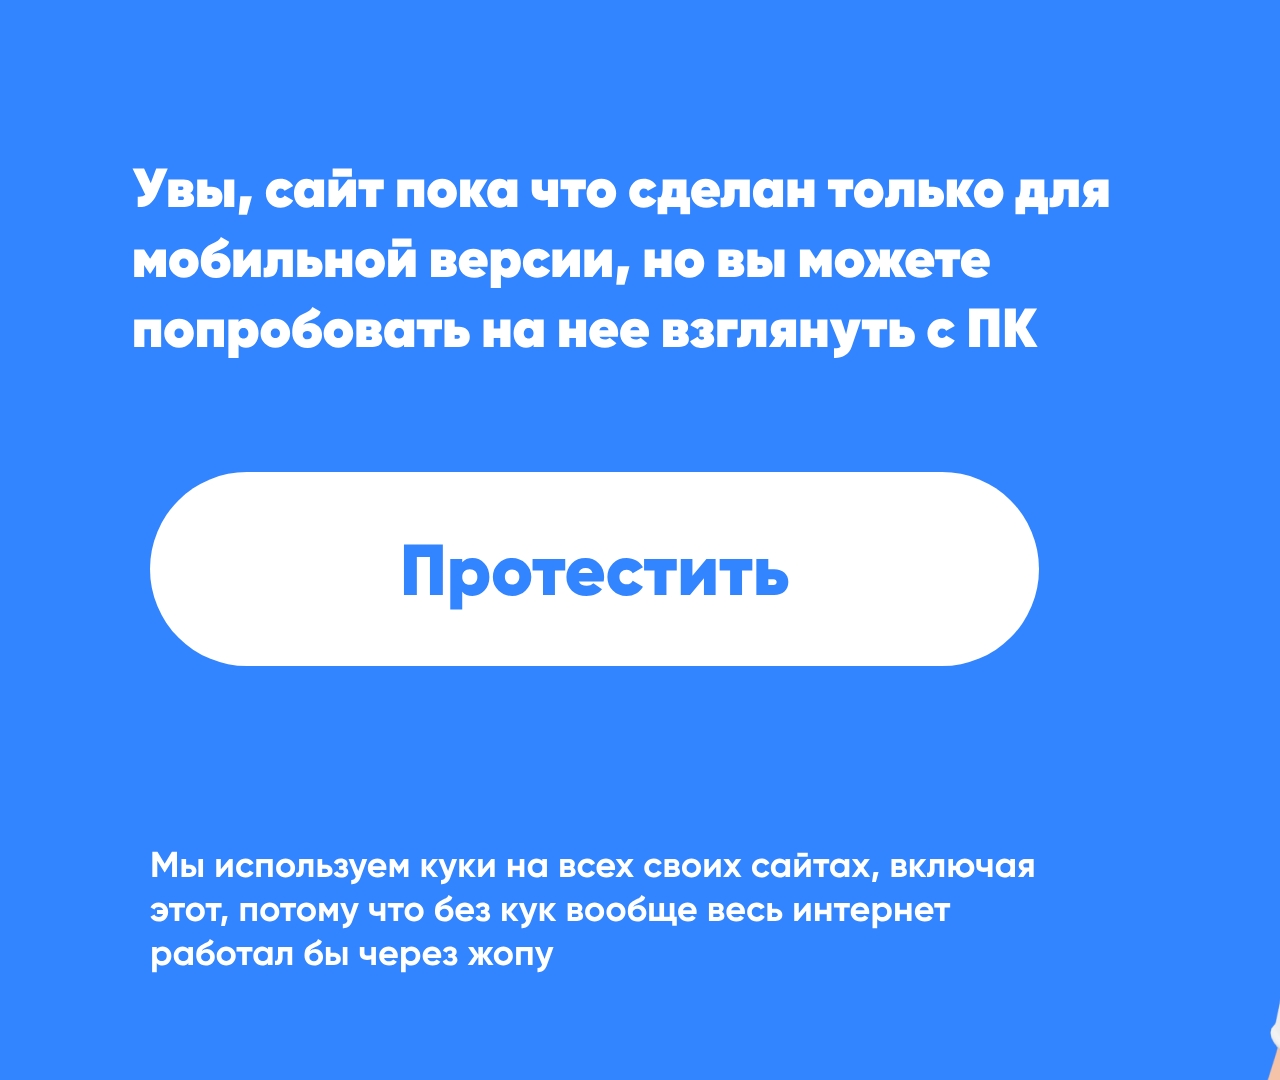
<file: index.html>
<html>
<head>
	<meta charset="utf-8">
	<title>Krimskiy Site</title>
	<meta name="viewport" content="width=device-width, initial-scale=1.0, maximum-scale=1.0, user-scalable=no" />
	<meta name="ad.size" content="width=375,height=812">
	<link type="text/css" href="bannerify.css" rel="stylesheet" />
</head>
<body>
	<a href="welcome/index.html">
	<div id="banner1_674057370">
		<div style="display: none;" id="b_1_banner1_674057370" class="js-bnfy">
			<img id="img_1_banner1_674057370" class="bnfy-enter" alt="Group 644" width="333" height="194" src="images/group-644_818752429.svg"/>
		</div>
	</div></a>
	
	<script src="bannerify.js"></script>

<script type="text/javascript">
if (480 <= screen.width) {
window.location = "pc/index.html";
}
</script>

	<noscript>
		<style>
			#banner1_674057370 div {
				display: block!important;
			}
		</style>
	</noscript>
</body>
</html>
</file>
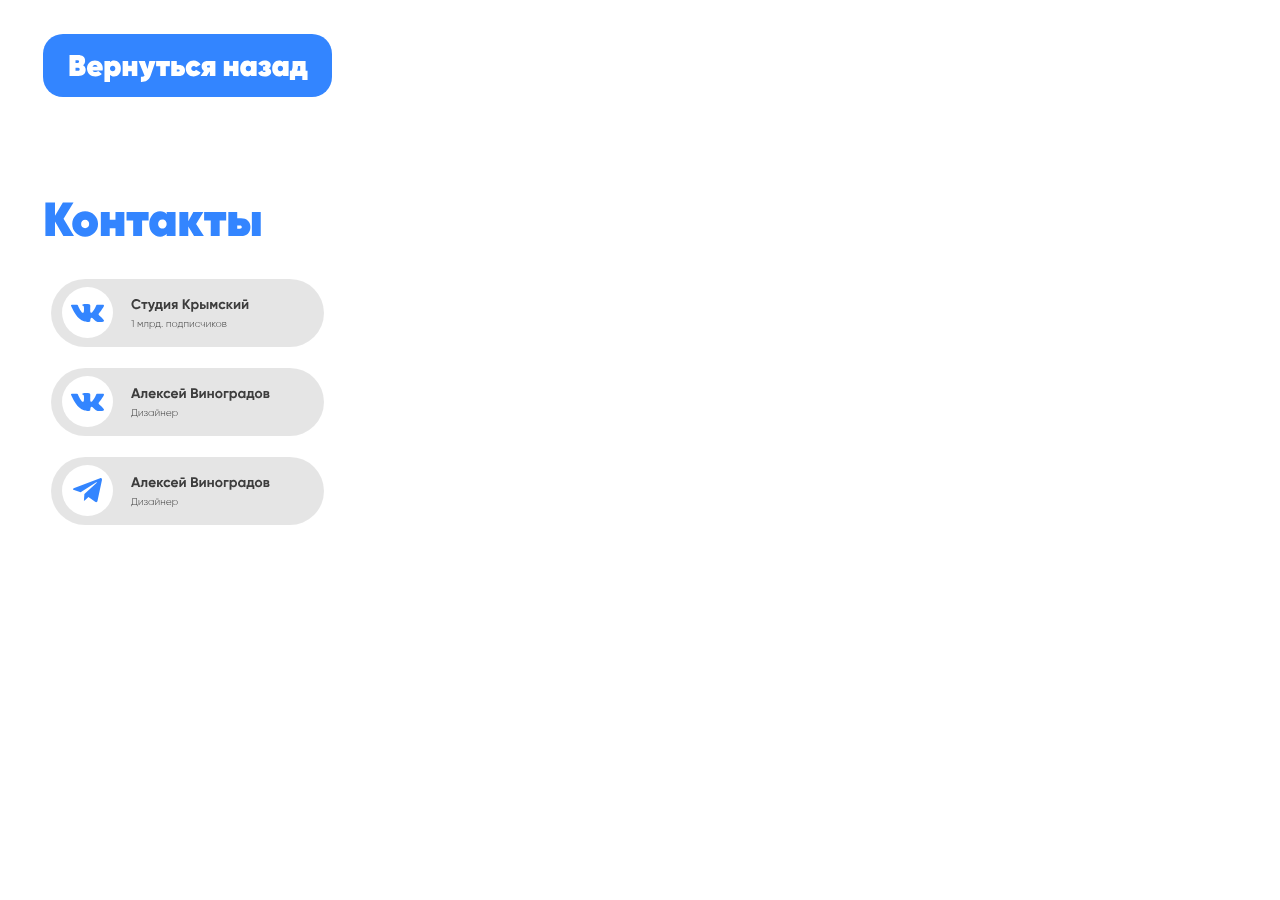
<file: contacts/index.html>
<html>
<head>
	<meta charset="utf-8">
	<title>Контакты</title>
	<meta name="viewport" content="width=device-width, initial-scale=1.0, maximum-scale=1.0, user-scalable=no" />
	<meta name="ad.size" content="width=375,height=812">
	<link type="text/css" href="bannerify.css" rel="stylesheet" />
</head>
<body>
	<div id="banner3_101302094">
		<a href="../menu/index.html">
		<div style="display: none;" id="b_1_banner3_101302094" class="js-bnfy">
			<img id="img_1_banner3_101302094" class="bnfy-enter" alt="Group 654" width="289" height="63" src="images/group-654_752041468.svg"/>
		</div></a>
		<div style="display: none;" id="b_2_banner3_101302094" class="js-bnfy">
			<img id="img_2_banner3_101302094" class="bnfy-enter" alt="Контакты" width="283" height="78" src="images/_259619242.svg"/>
		</div>
		<a href="https://vk.me/user_73">
		<div style="display: none;" id="b_3_banner3_101302094" class="js-bnfy">
			<img id="img_3_banner3_101302094" class="bnfy-enter" alt="Group 657" width="273" height="68" src="images/group-657_272276784.svg"/>
		</div></a>
		<a href="https://vk.me/art.krimskiy">
		<div style="display: none;" id="b_4_banner3_101302094" class="js-bnfy">
			<img id="img_4_banner3_101302094" class="bnfy-enter" alt="Group 658" width="273" height="68" src="images/group-658_765819997.svg"/>
		</div></a>
		<a href="https://t.me/soloman_py">
		<div style="display: none;" id="b_5_banner3_101302094" class="js-bnfy">
			<img id="img_5_banner3_101302094" class="bnfy-enter" alt="Group 659" width="273" height="68" src="images/group-659_341585037.svg"/>
		</div></a>
	</div>
	
	<script src="bannerify.js"></script>
	
	<noscript>
		<style>
			#banner3_101302094 div {
				display: block!important;
			}
		</style>
	</noscript>
</body>
</html>
</file>
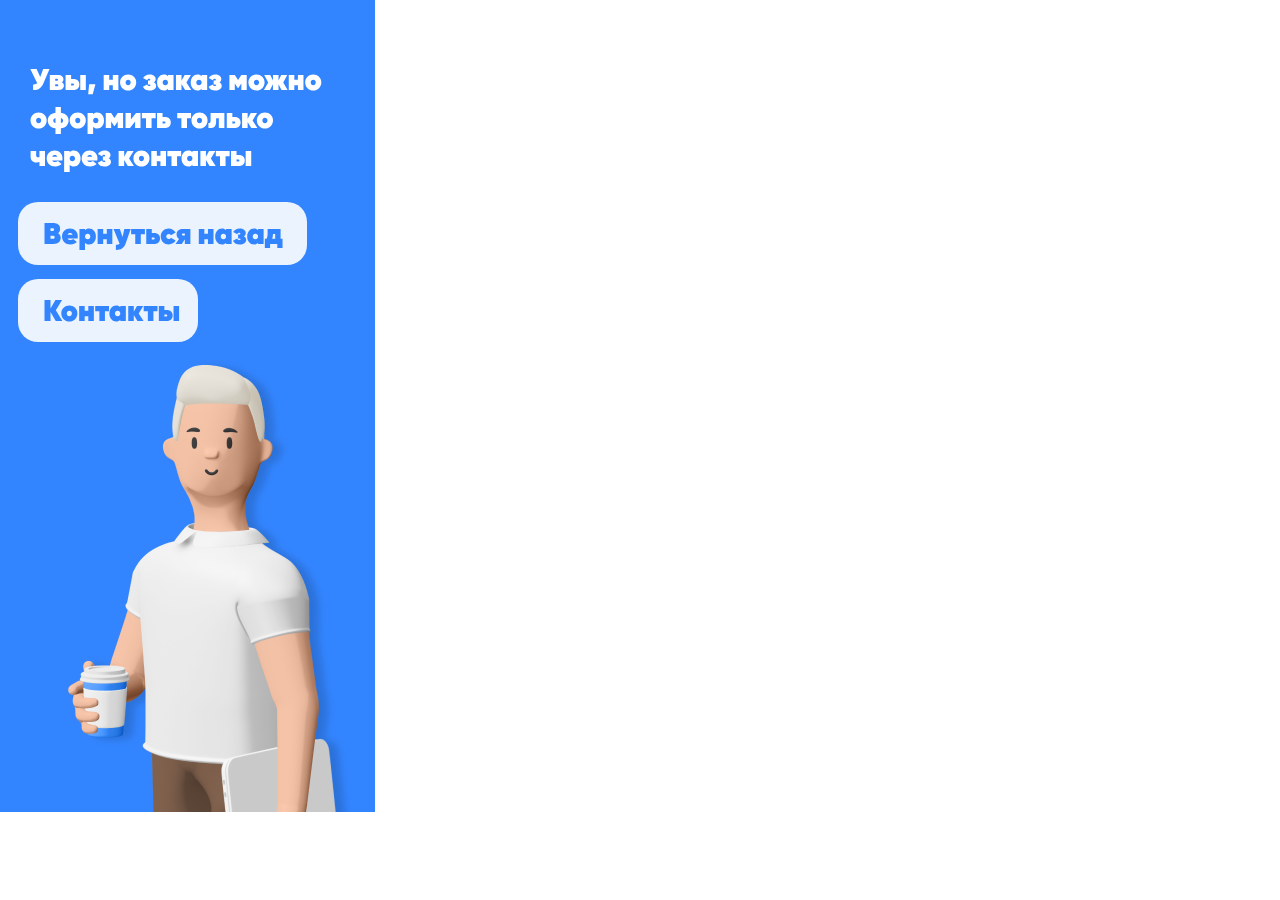
<file: errprice/index.html>
<html>
<head>
	<meta charset="utf-8">
	<title>Упс...</title>
	<meta name="viewport" content="width=device-width, initial-scale=1.0, maximum-scale=1.0, user-scalable=no" />
	<meta name="ad.size" content="width=375,height=812">
	<link type="text/css" href="bannerify.css" rel="stylesheet" />
</head>
<body>
	<div id="banner8_898384493">
		<div style="display: none;" id="b_1_banner8_898384493" class="js-bnfy">
			<img id="img_1_banner8_898384493" class="bnfy-enter" alt="Group 1" width="288" height="455" src="images/group-1_206679035.png"/>
		</div>
		<div style="display: none;" id="b_2_banner8_898384493" class="js-bnfy">
			<img id="img_2_banner8_898384493" class="bnfy-enter" alt="Увы, но заказ можно оформить только через контакты" width="298" height="114" src="images/_261186596.svg"/>
		</div>
		<a href="../menu/index.html">
		<div style="display: none;" id="b_3_banner8_898384493" class="js-bnfy">
			<img id="img_3_banner8_898384493" class="bnfy-enter" alt="Group 653" width="289" height="63" src="images/group-653_985652128.svg"/>
		</div></a>
		<a href="../contacts/index.html">
		<div style="display: none;" id="b_4_banner8_898384493" class="js-bnfy">
			<img id="img_4_banner8_898384493" class="bnfy-enter" alt="Group 654" width="180" height="63" src="images/group-654_681622609.svg"/>
		</div></a>
	</div>
	
	<script src="bannerify.js"></script>
	
	<noscript>
		<style>
			#banner8_898384493 div {
				display: block!important;
			}
		</style>
	</noscript>
</body>
</html>
</file>
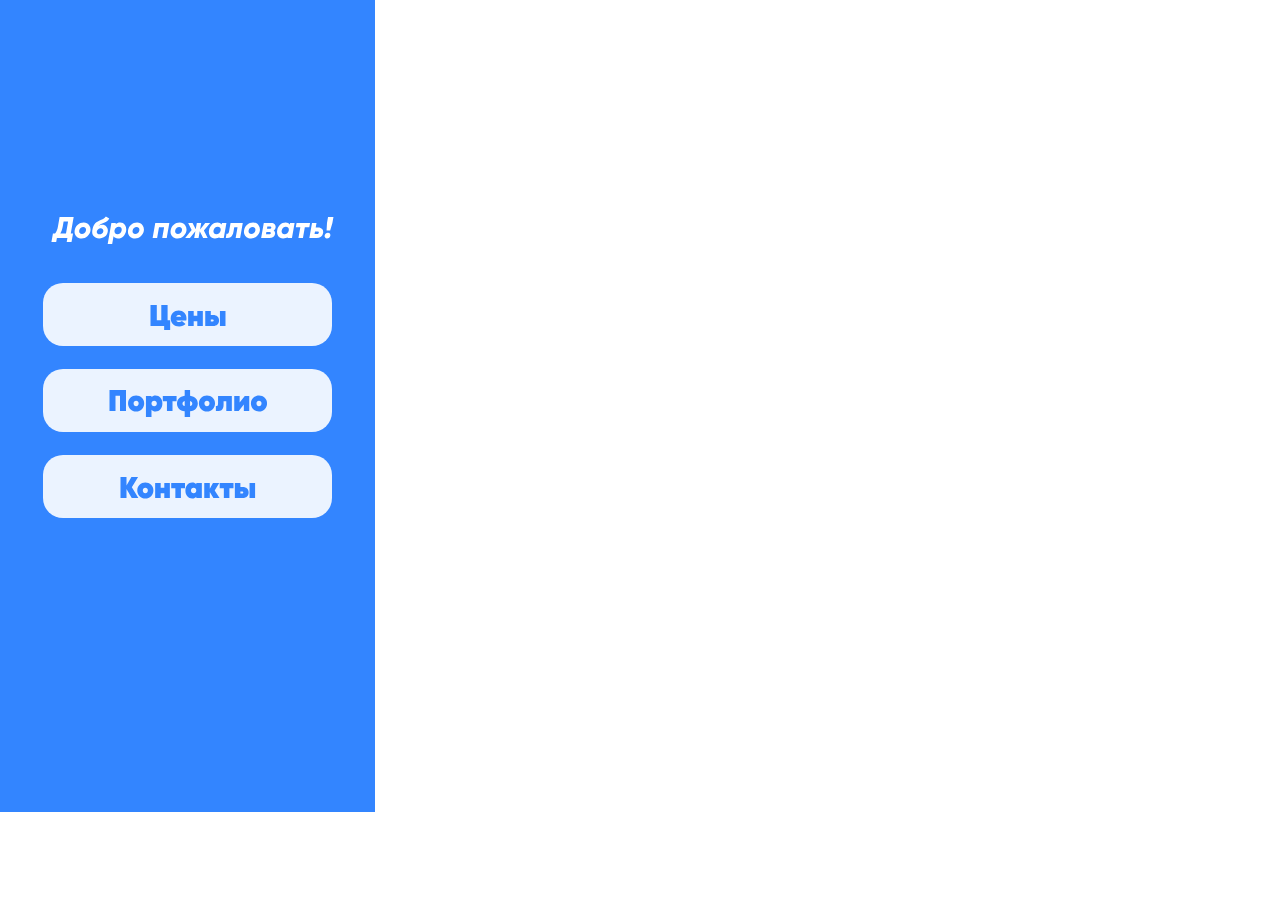
<file: menu/index.html>
<html>
<head>
	<meta charset="utf-8">
	<title>Krimskiy Site</title>
	<meta name="viewport" content="width=device-width, initial-scale=1.0, maximum-scale=1.0, user-scalable=no" />
	<meta name="ad.size" content="width=375,height=812">
	<link type="text/css" href="bannerify.css" rel="stylesheet" />
</head>
<body>
	<div id="banner5_920929657">
		<div style="display: none;" id="b_1_banner5_920929657" class="js-bnfy">
			<img id="img_1_banner5_920929657" class="bnfy-enter" alt="Добро пожаловать!" width="283" height="37" src="images/_326852140.svg"/>
		</div>
		<a href="../price/index.html">
		<div style="display: none;" id="b_2_banner5_920929657" class="js-bnfy">
			<img id="img_2_banner5_920929657" class="bnfy-enter" alt="Group 645" width="289" height="63" src="images/group-645_619763008.svg"/>
		</div>
		</a>
		<a href="../port/index.html">
		<div style="display: none;" id="b_3_banner5_920929657" class="js-bnfy">
			<img id="img_3_banner5_920929657" class="bnfy-enter" alt="Group 646" width="289" height="63" src="images/group-646_103804989.svg"/>
		</div>
		</a>
		<a href="../contacts/index.html">
		<div style="display: none;" id="b_4_banner5_920929657" class="js-bnfy">
			<img id="img_4_banner5_920929657" class="bnfy-enter" alt="Group 647" width="289" height="63" src="images/group-647_843543543.svg"/>
		</div></a>
	</div>
	
	<script src="bannerify.js"></script>
	
	<noscript>
		<style>
			#banner5_920929657 div {
				display: block!important;
			}
		</style>
	</noscript>
</body>
</html>
</file>
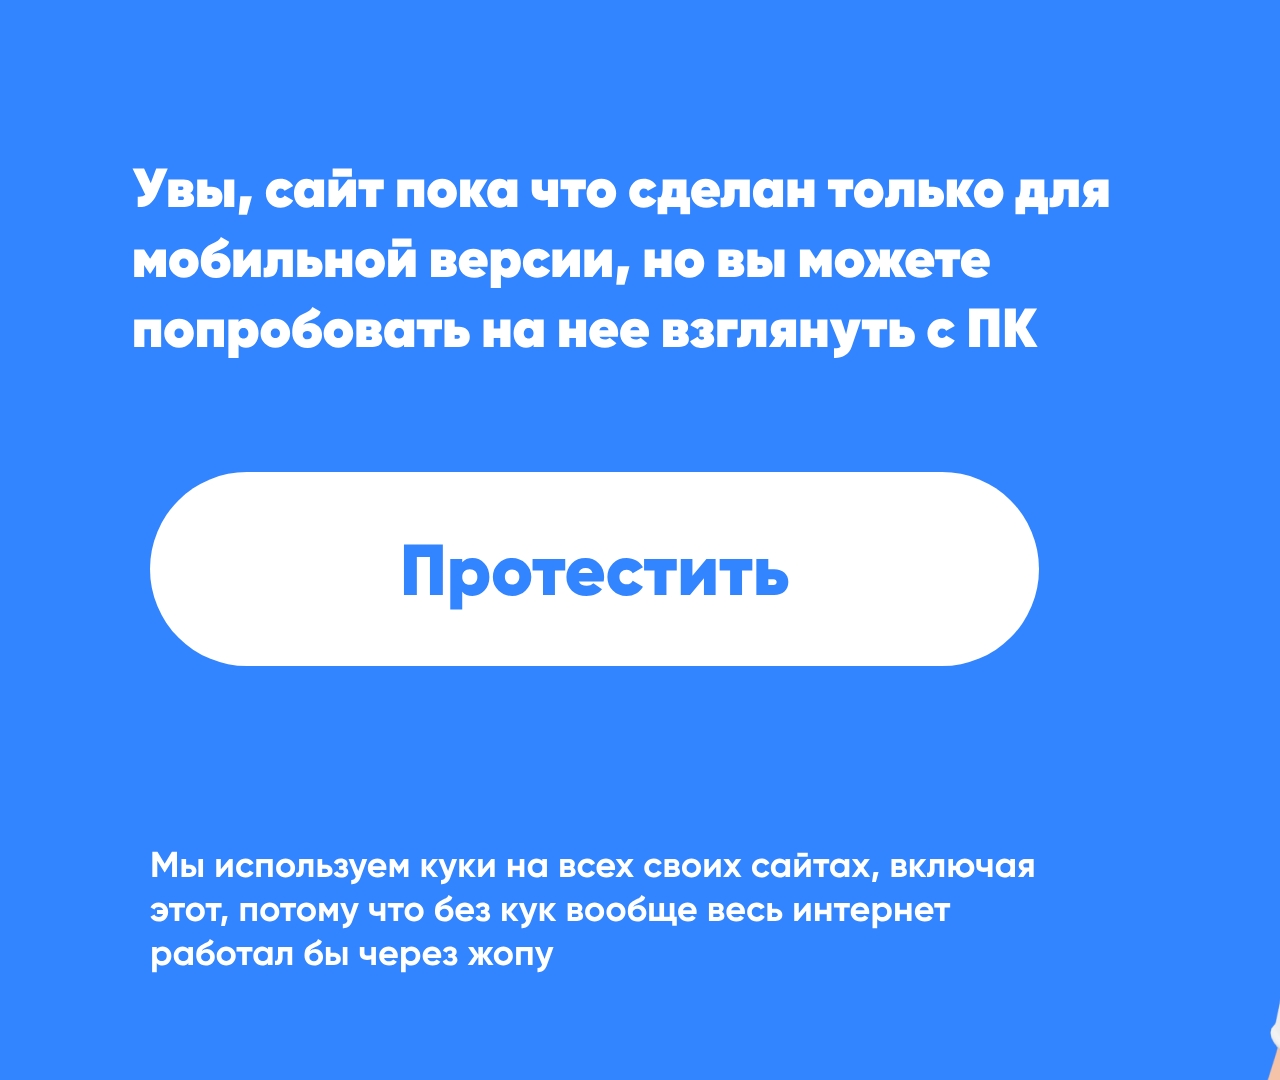
<file: pc/index.html>
<html>
<head>
	<meta charset="utf-8">
	<title>ERROR</title>
	<meta name="viewport" content="width=device-width, initial-scale=1.0, maximum-scale=1.0, user-scalable=no" />
	<meta name="ad.size" content="width=1920,height=1080">
	<link type="text/css" href="bannerify.css" rel="stylesheet" />
</head>
<body>
	<div id="banner9_567174804">
		<div style="display: none;" id="b_1_banner9_567174804" class="js-bnfy">
			<img id="img_1_banner9_567174804" class="bnfy-enter" alt="Group 655" width="842" height="873" src="images/group-655_526070800.png"/>
		</div>
		<div style="display: none;" id="b_2_banner9_567174804" class="js-bnfy">
			<img id="img_2_banner9_567174804" class="bnfy-enter" alt="Увы, сайт пока что сделан только для  мобильной версии, но вы можете попробовать на нее взглянуть с ПК" width="1455" height="222" src="images/_838040704.svg"/>
		</div>
		<div style="display: none;" id="b_3_banner9_567174804" class="js-bnfy">
			<img id="img_3_banner9_567174804" class="bnfy-enter" alt="Мы используем куки на всех своих сайтах, включая этот, потому что без кук вообще весь интернет работал бы через жопу" width="909" height="130" src="images/_113194261.svg"/>
		</div>
		<a href="../welcome/index.html">
		<div style="display: none;" id="b_4_banner9_567174804" class="js-bnfy">
			<img id="img_4_banner9_567174804" class="bnfy-enter" alt="Rectangle 5" width="889" height="194" src="images/rectangle-5_666609904.svg"/>
		</div>
		<div style="display: none;" id="b_5_banner9_567174804" class="js-bnfy">
			<img id="img_5_banner9_567174804" class="bnfy-enter" alt="Протестить" width="390" height="90" src="images/_923217758.svg"/>
		</div></a>
	</div>
	
	<script src="bannerify.js"></script>
	
	<noscript>
		<style>
			#banner9_567174804 div {
				display: block!important;
			}
		</style>
	</noscript>
</body>
</html>
</file>
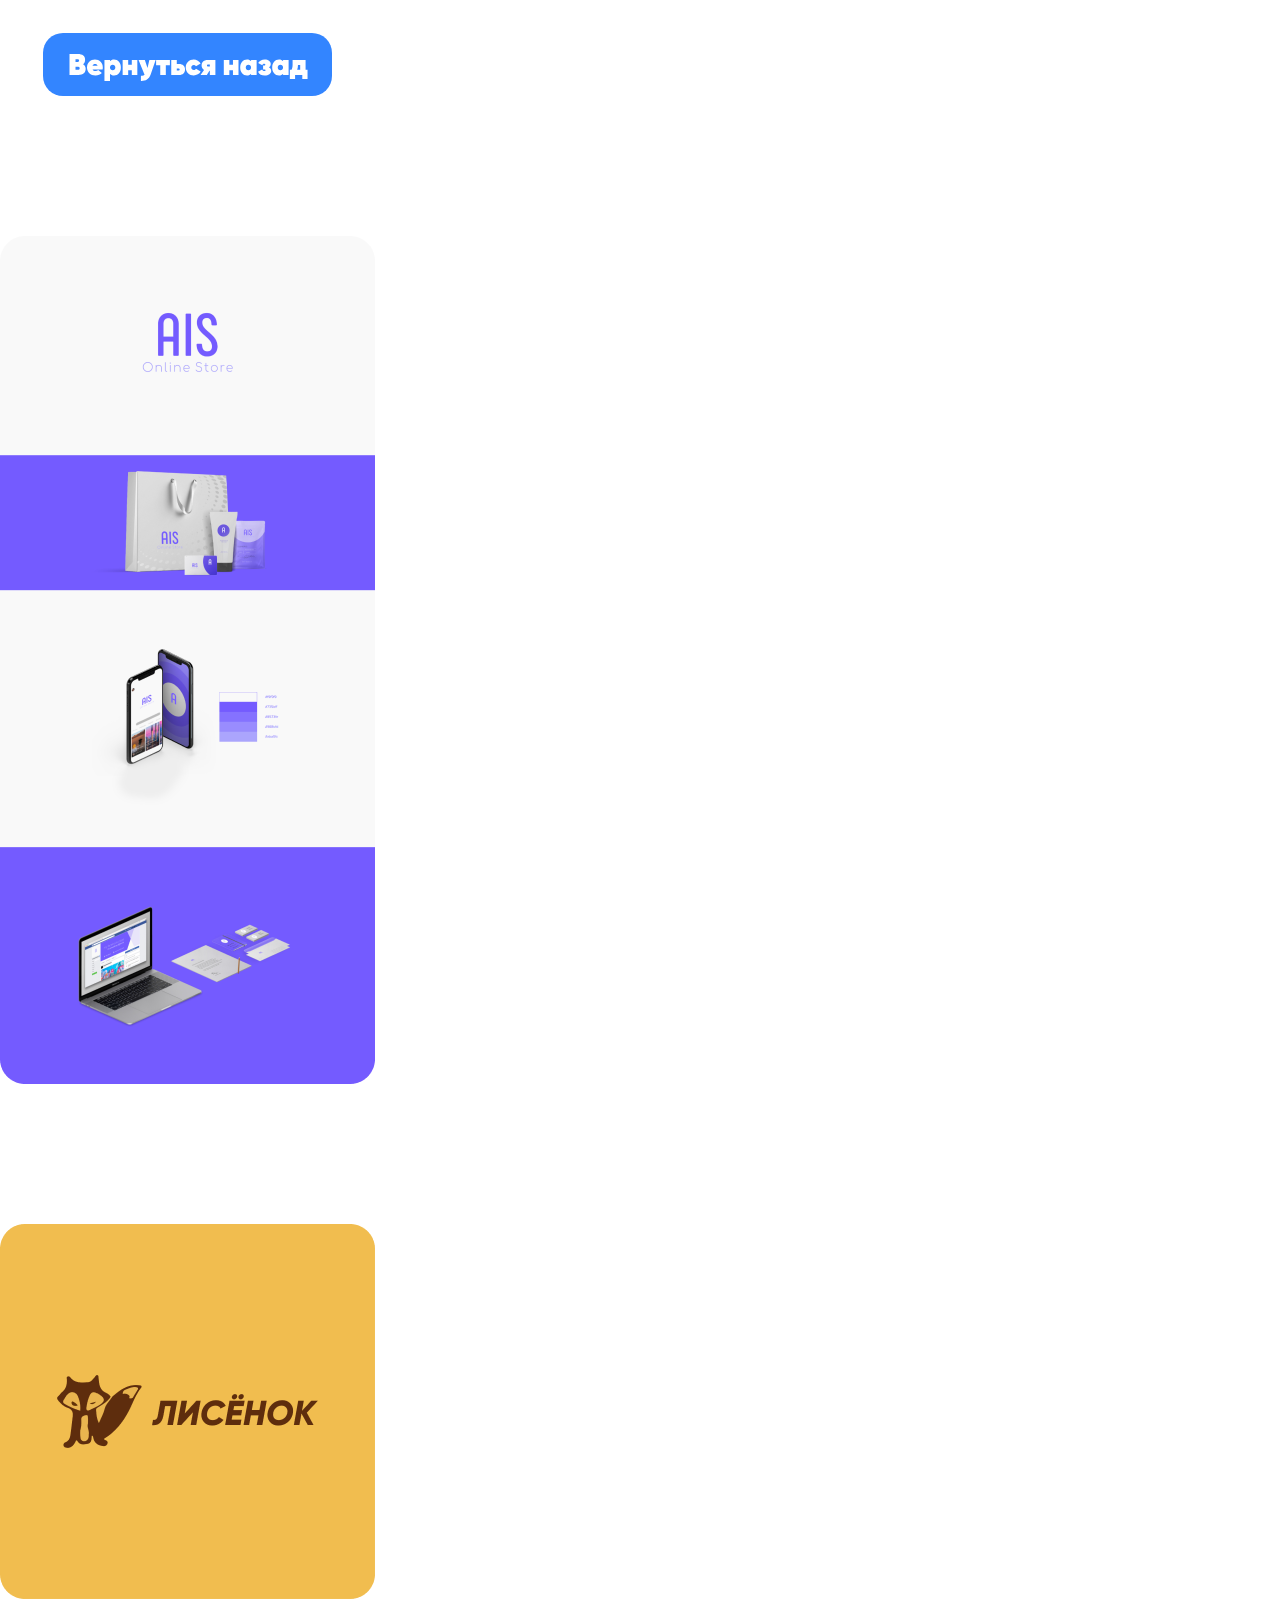
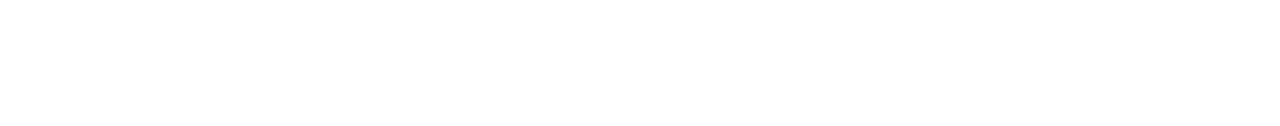
<file: port/index.html>
<html>
<head>
	<meta charset="utf-8">
	<title>Портфолио</title>
	<meta name="viewport" content="width=device-width, initial-scale=1.0, maximum-scale=1.0, user-scalable=no" />
	<meta name="ad.size" content="width=375,height=1726">
	<link type="text/css" href="bannerify.css" rel="stylesheet" />
</head>
<body>
	<div id="banner6_034052519">
		<a href="../menu/index.html">
		<div style="display: none;" id="b_1_banner6_034052519" class="js-bnfy">
			<img id="img_1_banner6_034052519" class="bnfy-enter" alt="Group 653" width="289" height="63" src="images/group-653_131881713.svg"/>
		</div></a>
		<div style="display: none;" id="b_2_banner6_034052519" class="js-bnfy">
			<img id="img_2_banner6_034052519" class="bnfy-enter" alt="1 1" width="375" height="848" src="images/1-1_579025102.png"/>
		</div>
		<div style="display: none;" id="b_3_banner6_034052519" class="js-bnfy">
			<img id="img_3_banner6_034052519" class="bnfy-enter" alt="2 1" width="375" height="375" src="images/2-1_318537489.png"/>
		</div>
	</div>
	
	<script src="bannerify.js"></script>
	
	<noscript>
		<style>
			#banner6_034052519 div {
				display: block!important;
			}
		</style>
	</noscript>
</body>
</html>
</file>
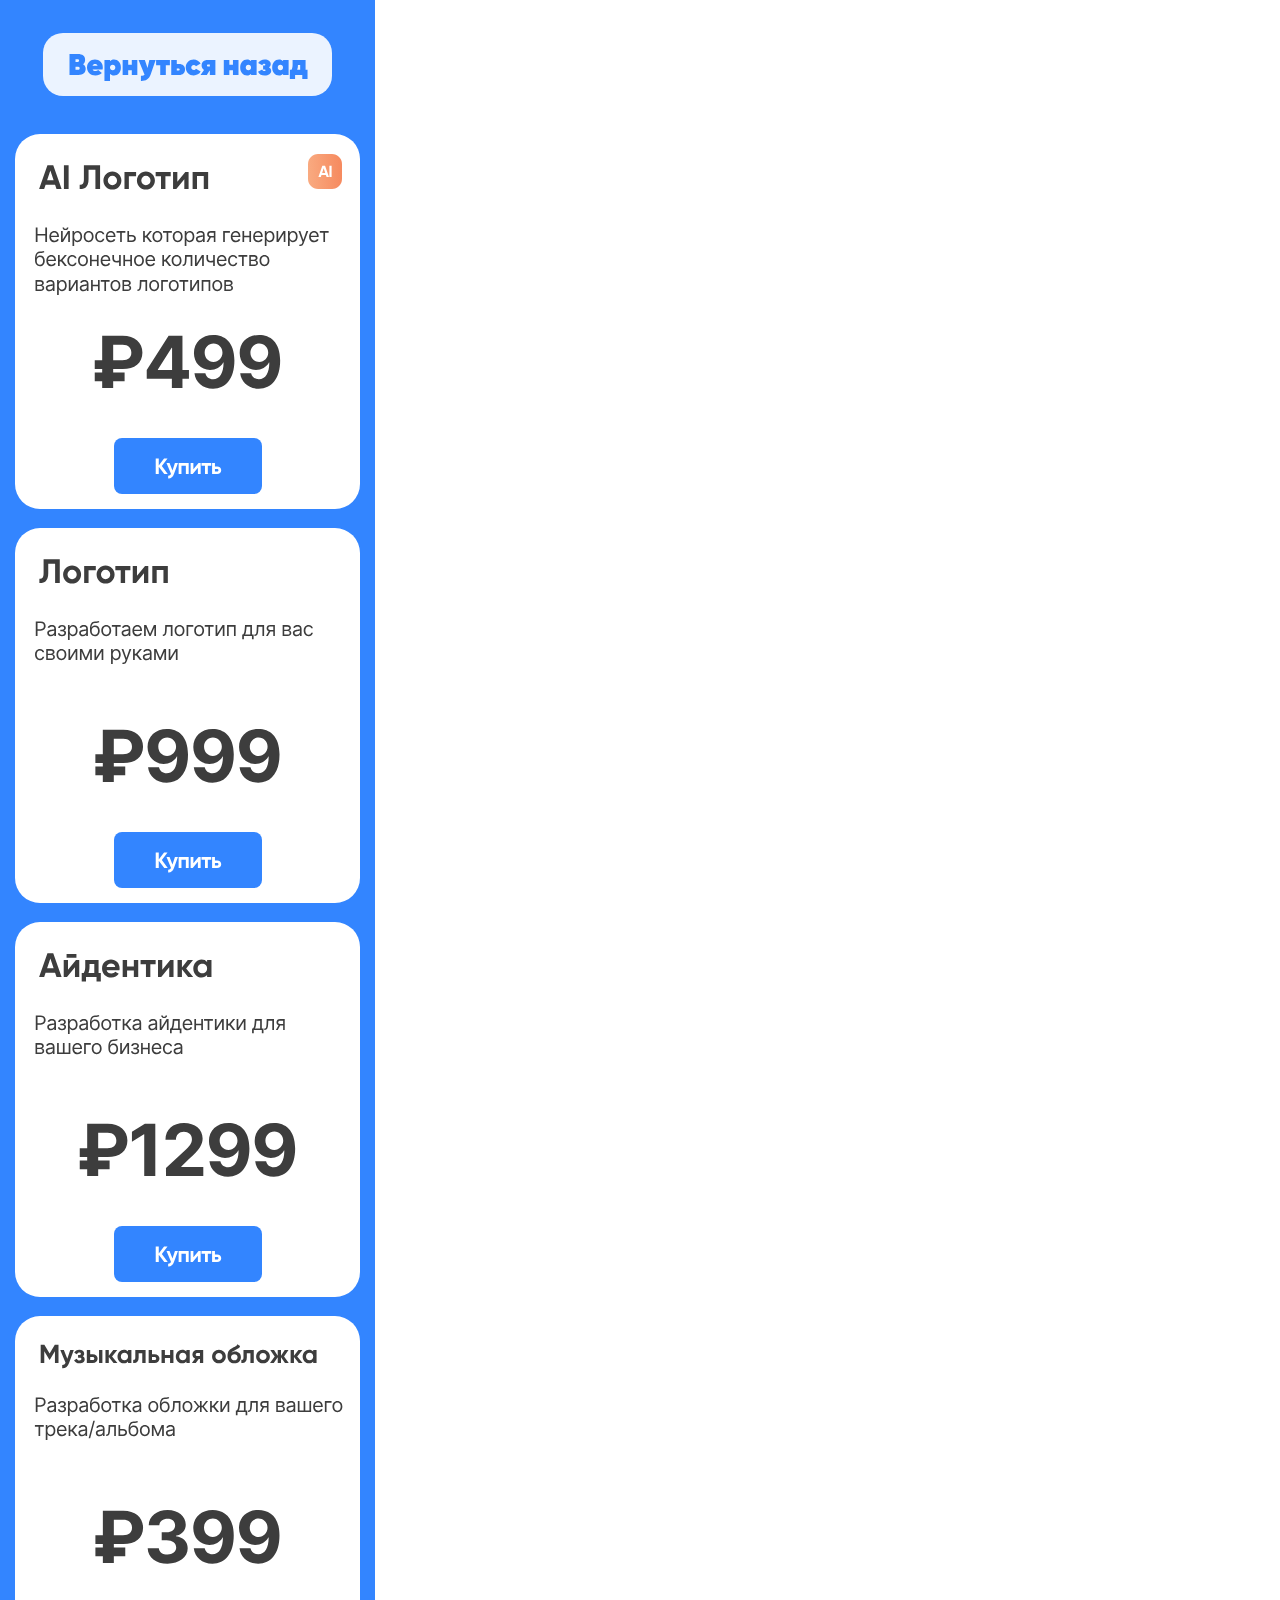
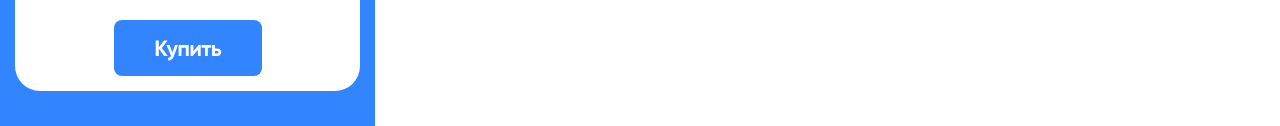
<file: price/index.html>
<html>
<head>
	<meta charset="utf-8">
	<title>Цены</title>
	<meta name="viewport" content="width=device-width, initial-scale=1.0, maximum-scale=1.0, user-scalable=no" />
	<meta name="ad.size" content="width=375,height=1726">
	<link type="text/css" href="bannerify.css" rel="stylesheet" />
</head>
<body>
	<div id="banner7_742666754">
		<a href="../menu/index.html">
		<div style="display: none;" id="b_1_banner7_742666754" class="js-bnfy">
			<img id="img_1_banner7_742666754" class="bnfy-enter" alt="Group 648" width="289" height="63" src="images/group-648_232306067.svg"/>
		</div></a>

		<a href="../errprice/index.html">
		<div style="display: none;" id="b_2_banner7_742666754" class="js-bnfy">
			<img id="img_2_banner7_742666754" class="bnfy-enter" alt="Group 649" width="345" height="375" src="images/group-649_877023261.svg"/>
		</div>
		</a>
		<a href="../errprice/index.html">
		<div style="display: none;" id="b_3_banner7_742666754" class="js-bnfy">
			<img id="img_3_banner7_742666754" class="bnfy-enter" alt="Group 650" width="345" height="375" src="images/group-650_015999035.svg"/>
		</div></a>
		<a href="../errprice/index.html">
		<div style="display: none;" id="b_4_banner7_742666754" class="js-bnfy">
			<img id="img_4_banner7_742666754" class="bnfy-enter" alt="Group 651" width="345" height="375" src="images/group-651_124489663.svg"/>
		</div></a>
		<a href="../errprice/index.html">
		<div style="display: none;" id="b_5_banner7_742666754" class="js-bnfy">
			<img id="img_5_banner7_742666754" class="bnfy-enter" alt="Group 652" width="345" height="375" src="images/group-652_077696853.svg"/>
		</div></a>
	</div>
	
	<script src="bannerify.js"></script>
	
	<noscript>
		<style>
			#banner7_742666754 div {
				display: block!important;
			}
		</style>
	</noscript>
</body>
</html>
</file>
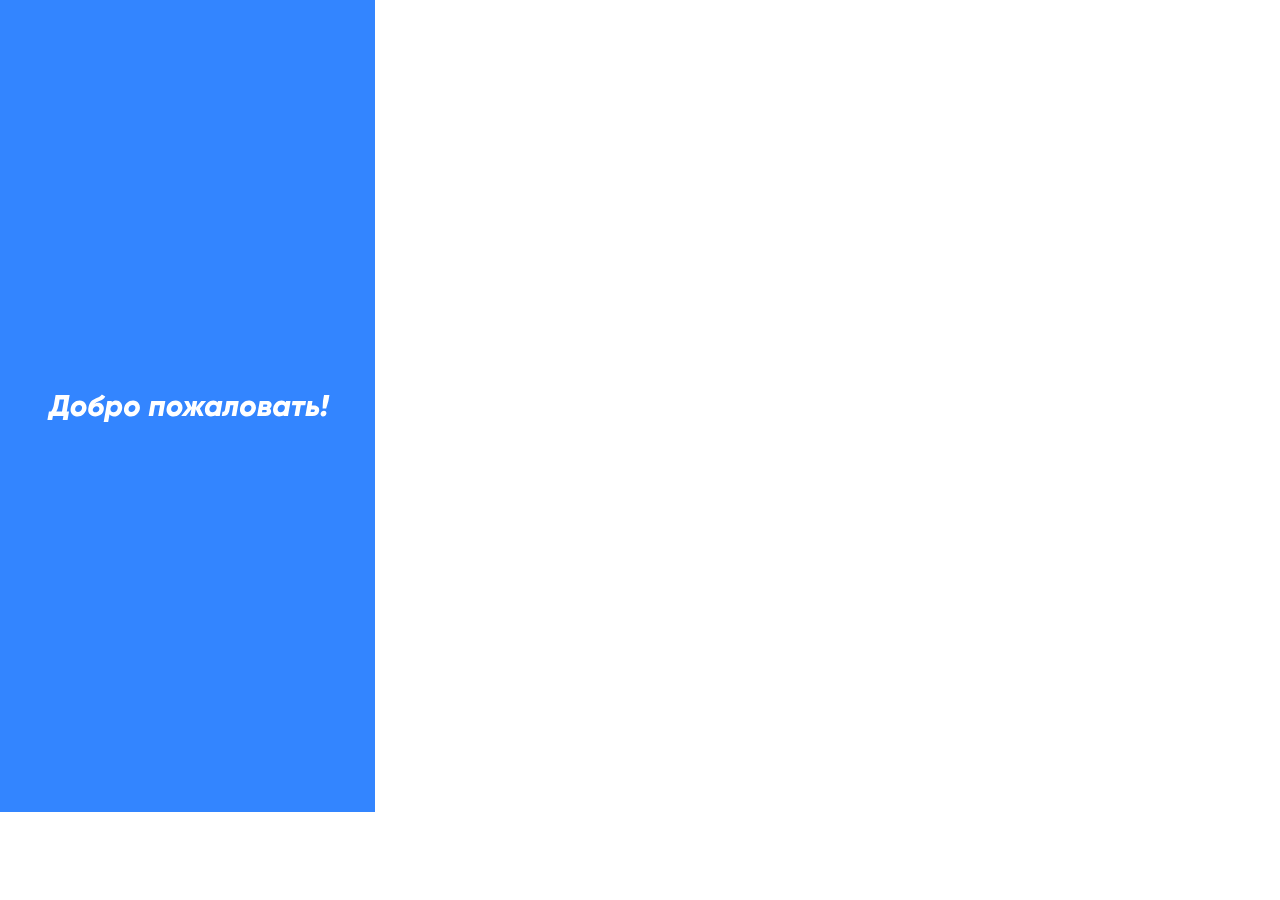
<file: welcome/index.html>
<html>
<head>
	<meta charset="utf-8">
	<title>Welcome!</title>
	<meta name="viewport" content="width=device-width, initial-scale=1.0, maximum-scale=1.0, user-scalable=no" />
	<meta name="ad.size" content="width=375,height=812">
	<link type="text/css" href="bannerify.css" rel="stylesheet" />
</head>
<body>
	<div id="banner2_794835446">
		<div style="display: none;" id="b_1_banner2_794835446" class="js-bnfy">
			<img id="img_1_banner2_794835446" class="bnfy-enter" alt="Добро пожаловать!" width="283" height="37" src="images/_029698551.svg"/>
		</div>
	</div>
	
	<script src="bannerify.js"></script>
	<script type="text/javascript">
	setTimeout('location.replace("../menu/index.html")', 1500);
	  /*Изменить текущий адрес страницы через 3 секунды (3000 миллисекунд)*/</script></p>
	<noscript>
		<style>
			#banner2_794835446 div {
				display: block!important;
			}
		</style>
	</noscript>
</body>
</html>
</file>
<file: bannerify.css>
@charset "UTF-8";

body,
html {
	margin: 0;
	padding: 0;
}

#banner1_674057370 {
	background-color: #3385ff;
	border: 0;
	box-sizing: border-box;
	cursor: default;
	display: block;
	height: 812px;
	overflow: hidden;
	position: relative;
	width: 375px;
	z-index: 1;
}

#banner1_674057370 div {
	position: absolute;
	box-sizing: border-box;
	padding: 0;
	margin: 0;
}

#banner1_674057370 img {
	position: absolute;
	top: 0;
	left: 0;
	display: block;
	padding: 0;
	margin: 0;
}

#b_1_banner1_674057370 {
	top: 309px;
	left: 20.64349365234375px;
	z-index: 1;
}

#img_1_banner1_674057370 {
	width: 333px;
	height: 194px;
}

#img_1_banner1_674057370.bnfy-enter {
	-webkit-animation: fade-in 500ms 300ms ease 1 both;
	animation: fade-in 500ms 300ms ease 1 both;
}

@media (print), (prefers-reduced-motion: reduce) {
	.banner__element {
		-webkit-animation-duration: 1ms !important;
		animation-duration: 1ms !important;
		-webkit-transition-duration: 1ms !important;
		transition-duration: 1ms !important;
		-webkit-animation-iteration-count: 1 !important;
		animation-iteration-count: 1 !important;
	}
}
@-webkit-keyframes simple-show {
	0% {
		visibility: hidden;
	}
	100% {
		visibility: visible;
	}
}
@keyframes simple-show {
	0% {
		visibility: hidden;
	}
	100% {
		visibility: visible;
	}
}
@-webkit-keyframes simple-hide {
	0% {
		visibility: visible;
	}
	100% {
		visibility: hidden;
	}
}
@keyframes simple-hide {
	0% {
		visibility: visible;
	}
	100% {
		visibility: hidden;
	}
}

@-webkit-keyframes fade-in {
	0% {
		opacity: 0
	}
	to {
		opacity: 1
	}
}

@keyframes fade-in {
	0% {
		opacity: 0
	}
	to {
		opacity: 1
	}
}
</file>
<file: contacts/bannerify.css>
@charset "UTF-8";

body,
html {
	margin: 0;
	padding: 0;
}

#banner3_101302094 {
	background-color: #ffffff;
	border: 0;
	box-sizing: border-box;
	cursor: default;
	display: block;
	height: 812px;
	overflow: hidden;
	position: relative;
	width: 375px;
	z-index: 1;
}

#banner3_101302094 div {
	position: absolute;
	box-sizing: border-box;
	padding: 0;
	margin: 0;
}

#banner3_101302094 img {
	position: absolute;
	top: 0;
	left: 0;
	display: block;
	padding: 0;
	margin: 0;
}

#b_1_banner3_101302094 {
	top: 34px;
	left: 43px;
	z-index: 1;
}

#img_1_banner3_101302094 {
	width: 289px;
	height: 63px;
}

#img_1_banner3_101302094.bnfy-enter {
	-webkit-animation: fade-in 500ms 1500ms ease 1 both;
	animation: fade-in 500ms 1500ms ease 1 both;
}

#b_2_banner3_101302094 {
	top: 189px;
	left: 43px;
	z-index: 2;
}

#img_2_banner3_101302094 {
	width: 283px;
	height: 78px;
}

#img_2_banner3_101302094.bnfy-enter {
	-webkit-animation: fade-in 500ms 1200ms ease 1 both;
	animation: fade-in 500ms 1200ms ease 1 both;
}

#b_3_banner3_101302094 {
	top: 279px;
	left: 51px;
	z-index: 3;
}

#img_3_banner3_101302094 {
	width: 273px;
	height: 68px;
}

#img_3_banner3_101302094.bnfy-enter {
	-webkit-animation: fade-in 500ms 900ms ease 1 both;
	animation: fade-in 500ms 900ms ease 1 both;
}

#b_4_banner3_101302094 {
	top: 368px;
	left: 51px;
	z-index: 4;
}

#img_4_banner3_101302094 {
	width: 273px;
	height: 68px;
}

#img_4_banner3_101302094.bnfy-enter {
	-webkit-animation: fade-in 500ms 600ms ease 1 both;
	animation: fade-in 500ms 600ms ease 1 both;
}

#b_5_banner3_101302094 {
	top: 457px;
	left: 51px;
	z-index: 5;
}

#img_5_banner3_101302094 {
	width: 273px;
	height: 68px;
}

#img_5_banner3_101302094.bnfy-enter {
	-webkit-animation: fade-in 500ms 300ms ease 1 both;
	animation: fade-in 500ms 300ms ease 1 both;
}

@media (print), (prefers-reduced-motion: reduce) {
	.banner__element {
		-webkit-animation-duration: 1ms !important;
		animation-duration: 1ms !important;
		-webkit-transition-duration: 1ms !important;
		transition-duration: 1ms !important;
		-webkit-animation-iteration-count: 1 !important;
		animation-iteration-count: 1 !important;
	}
}
@-webkit-keyframes simple-show {
	0% {
		visibility: hidden;
	}
	100% {
		visibility: visible;
	}
}
@keyframes simple-show {
	0% {
		visibility: hidden;
	}
	100% {
		visibility: visible;
	}
}
@-webkit-keyframes simple-hide {
	0% {
		visibility: visible;
	}
	100% {
		visibility: hidden;
	}
}
@keyframes simple-hide {
	0% {
		visibility: visible;
	}
	100% {
		visibility: hidden;
	}
}

@-webkit-keyframes fade-in {
	0% {
		opacity: 0
	}
	to {
		opacity: 1
	}
}

@keyframes fade-in {
	0% {
		opacity: 0
	}
	to {
		opacity: 1
	}
}
</file>
<file: errprice/bannerify.css>
@charset "UTF-8";

body,
html {
	margin: 0;
	padding: 0;
}

#banner8_898384493 {
	background-color: #3385ff;
	border: 0;
	box-sizing: border-box;
	cursor: default;
	display: block;
	height: 812px;
	overflow: hidden;
	position: relative;
	width: 375px;
	z-index: 1;
}

#banner8_898384493 div {
	position: absolute;
	box-sizing: border-box;
	padding: 0;
	margin: 0;
}

#banner8_898384493 img {
	position: absolute;
	top: 0;
	left: 0;
	display: block;
	padding: 0;
	margin: 0;
}

#b_1_banner8_898384493 {
	top: 357px;
	left: 67.9998779296875px;
	z-index: 1;
}

#img_1_banner8_898384493 {
	width: 288px;
	height: 455px;
}

#img_1_banner8_898384493.bnfy-enter {
	-webkit-animation: fade-in 500ms 1200ms ease 1 both;
	animation: fade-in 500ms 1200ms ease 1 both;
}

#b_2_banner8_898384493 {
	top: 60px;
	left: 30px;
	z-index: 2;
}

#img_2_banner8_898384493 {
	width: 298px;
	height: 114px;
}

#img_2_banner8_898384493.bnfy-enter {
	-webkit-animation: fade-in 500ms 900ms ease 1 both;
	animation: fade-in 500ms 900ms ease 1 both;
}

#b_3_banner8_898384493 {
	top: 202px;
	left: 18px;
	z-index: 3;
}

#img_3_banner8_898384493 {
	width: 289px;
	height: 63px;
}

#img_3_banner8_898384493.bnfy-enter {
	-webkit-animation: fade-in 500ms 600ms ease 1 both;
	animation: fade-in 500ms 600ms ease 1 both;
}

#b_4_banner8_898384493 {
	top: 279px;
	left: 18px;
	z-index: 4;
}

#img_4_banner8_898384493 {
	width: 180px;
	height: 63px;
}

#img_4_banner8_898384493.bnfy-enter {
	-webkit-animation: fade-in 500ms 300ms ease 1 both;
	animation: fade-in 500ms 300ms ease 1 both;
}

@media (print), (prefers-reduced-motion: reduce) {
	.banner__element {
		-webkit-animation-duration: 1ms !important;
		animation-duration: 1ms !important;
		-webkit-transition-duration: 1ms !important;
		transition-duration: 1ms !important;
		-webkit-animation-iteration-count: 1 !important;
		animation-iteration-count: 1 !important;
	}
}
@-webkit-keyframes simple-show {
	0% {
		visibility: hidden;
	}
	100% {
		visibility: visible;
	}
}
@keyframes simple-show {
	0% {
		visibility: hidden;
	}
	100% {
		visibility: visible;
	}
}
@-webkit-keyframes simple-hide {
	0% {
		visibility: visible;
	}
	100% {
		visibility: hidden;
	}
}
@keyframes simple-hide {
	0% {
		visibility: visible;
	}
	100% {
		visibility: hidden;
	}
}

@-webkit-keyframes fade-in {
	0% {
		opacity: 0
	}
	to {
		opacity: 1
	}
}

@keyframes fade-in {
	0% {
		opacity: 0
	}
	to {
		opacity: 1
	}
}
</file>
<file: menu/bannerify.css>
@charset "UTF-8";

body,
html {
	margin: 0;
	padding: 0;
}

#banner5_920929657 {
	background-color: #3385ff;
	border: 0;
	box-sizing: border-box;
	cursor: default;
	display: block;
	height: 812px;
	overflow: hidden;
	position: relative;
	width: 375px;
	z-index: 1;
}

#banner5_920929657 div {
	position: absolute;
	box-sizing: border-box;
	padding: 0;
	margin: 0;
}

#banner5_920929657 img {
	position: absolute;
	top: 0;
	left: 0;
	display: block;
	padding: 0;
	margin: 0;
}

#b_1_banner5_920929657 {
	top: 209px;
	left: 50.5px;
	z-index: 1;
}

#img_1_banner5_920929657 {
	width: 283px;
	height: 37px;
}

#img_1_banner5_920929657.bnfy-enter {
	-webkit-animation: fade-in 500ms 1200ms ease 1 both;
	animation: fade-in 500ms 1200ms ease 1 both;
}

#b_2_banner5_920929657 {
	top: 283px;
	left: 43px;
	z-index: 2;
}

#img_2_banner5_920929657 {
	width: 289px;
	height: 63px;
}

#img_2_banner5_920929657.bnfy-enter {
	-webkit-animation: fade-in 500ms 900ms ease 1 both;
	animation: fade-in 500ms 900ms ease 1 both;
}

#b_3_banner5_920929657 {
	top: 369px;
	left: 43px;
	z-index: 3;
}

#img_3_banner5_920929657 {
	width: 289px;
	height: 63px;
}

#img_3_banner5_920929657.bnfy-enter {
	-webkit-animation: fade-in 500ms 600ms ease 1 both;
	animation: fade-in 500ms 600ms ease 1 both;
}

#b_4_banner5_920929657 {
	top: 455px;
	left: 43px;
	z-index: 4;
}

#img_4_banner5_920929657 {
	width: 289px;
	height: 63px;
}

#img_4_banner5_920929657.bnfy-enter {
	-webkit-animation: fade-in 500ms 300ms ease 1 both;
	animation: fade-in 500ms 300ms ease 1 both;
}

@media (print), (prefers-reduced-motion: reduce) {
	.banner__element {
		-webkit-animation-duration: 1ms !important;
		animation-duration: 1ms !important;
		-webkit-transition-duration: 1ms !important;
		transition-duration: 1ms !important;
		-webkit-animation-iteration-count: 1 !important;
		animation-iteration-count: 1 !important;
	}
}
@-webkit-keyframes simple-show {
	0% {
		visibility: hidden;
	}
	100% {
		visibility: visible;
	}
}
@keyframes simple-show {
	0% {
		visibility: hidden;
	}
	100% {
		visibility: visible;
	}
}
@-webkit-keyframes simple-hide {
	0% {
		visibility: visible;
	}
	100% {
		visibility: hidden;
	}
}
@keyframes simple-hide {
	0% {
		visibility: visible;
	}
	100% {
		visibility: hidden;
	}
}

@-webkit-keyframes fade-in {
	0% {
		opacity: 0
	}
	to {
		opacity: 1
	}
}

@keyframes fade-in {
	0% {
		opacity: 0
	}
	to {
		opacity: 1
	}
}
</file>
<file: pc/bannerify.css>
@charset "UTF-8";

body,
html {
	margin: 0;
	padding: 0;
}

#banner9_567174804 {
	background-color: #3385ff;
	border: 0;
	box-sizing: border-box;
	cursor: default;
	display: block;
	height: 1080px;
	overflow: hidden;
	position: relative;
	width: 1920px;
	z-index: 1;
}

#banner9_567174804 div {
	position: absolute;
	box-sizing: border-box;
	padding: 0;
	margin: 0;
}

#banner9_567174804 img {
	position: absolute;
	top: 0;
	left: 0;
	display: block;
	padding: 0;
	margin: 0;
}

#b_1_banner9_567174804 {
	top: 207px;
	left: 1078px;
	z-index: 1;
}

#img_1_banner9_567174804 {
	width: 842px;
	height: 873px;
}

#img_1_banner9_567174804.bnfy-enter {
	-webkit-animation: fade-in 1000ms 0ms ease 1 both;
	animation: fade-in 1000ms 0ms ease 1 both;
}

#b_2_banner9_567174804 {
	top: 153px;
	left: 132px;
	z-index: 2;
}

#img_2_banner9_567174804 {
	width: 1455px;
	height: 222px;
}

#img_2_banner9_567174804.bnfy-enter {
	-webkit-animation: fade-in 1000ms 0ms ease 1 both;
	animation: fade-in 1000ms 0ms ease 1 both;
}

#b_3_banner9_567174804 {
	top: 842.5px;
	left: 150px;
	z-index: 3;
}

#img_3_banner9_567174804 {
	width: 909px;
	height: 130px;
}

#img_3_banner9_567174804.bnfy-enter {
	-webkit-animation: fade-in 1000ms 0ms ease 1 both;
	animation: fade-in 1000ms 0ms ease 1 both;
}

#b_4_banner9_567174804 {
	top: 472px;
	left: 150px;
	z-index: 4;
}

#img_4_banner9_567174804 {
	width: 889px;
	height: 194px;
}

#img_4_banner9_567174804.bnfy-enter {
	-webkit-animation: fade-in 1000ms 0ms ease 1 both;
	animation: fade-in 1000ms 0ms ease 1 both;
}

#b_5_banner9_567174804 {
	top: 525px;
	left: 400px;
	z-index: 5;
}

#img_5_banner9_567174804 {
	width: 390px;
	height: 90px;
}

#img_5_banner9_567174804.bnfy-enter {
	-webkit-animation: fade-in 1000ms 0ms ease 1 both;
	animation: fade-in 1000ms 0ms ease 1 both;
}

@media (print), (prefers-reduced-motion: reduce) {
	.banner__element {
		-webkit-animation-duration: 1ms !important;
		animation-duration: 1ms !important;
		-webkit-transition-duration: 1ms !important;
		transition-duration: 1ms !important;
		-webkit-animation-iteration-count: 1 !important;
		animation-iteration-count: 1 !important;
	}
}
@-webkit-keyframes simple-show {
	0% {
		visibility: hidden;
	}
	100% {
		visibility: visible;
	}
}
@keyframes simple-show {
	0% {
		visibility: hidden;
	}
	100% {
		visibility: visible;
	}
}
@-webkit-keyframes simple-hide {
	0% {
		visibility: visible;
	}
	100% {
		visibility: hidden;
	}
}
@keyframes simple-hide {
	0% {
		visibility: visible;
	}
	100% {
		visibility: hidden;
	}
}

@-webkit-keyframes fade-in {
	0% {
		opacity: 0
	}
	to {
		opacity: 1
	}
}

@keyframes fade-in {
	0% {
		opacity: 0
	}
	to {
		opacity: 1
	}
}
</file>
<file: port/bannerify.css>
@charset "UTF-8";

body,
html {
	margin: 0;
	padding: 0;
}

#banner6_034052519 {
	background-color: #ffffff;
	border: 0;
	box-sizing: border-box;
	cursor: default;
	display: block;
	height: 1726px;
	overflow: hidden;
	position: relative;
	width: 375px;
	z-index: 1;
}

#banner6_034052519 div {
	position: absolute;
	box-sizing: border-box;
	padding: 0;
	margin: 0;
}

#banner6_034052519 img {
	position: absolute;
	top: 0;
	left: 0;
	display: block;
	padding: 0;
	margin: 0;
}

#b_1_banner6_034052519 {
	top: 33px;
	left: 43px;
	z-index: 1;
}

#img_1_banner6_034052519 {
	width: 289px;
	height: 63px;
}

#img_1_banner6_034052519.bnfy-enter {
	-webkit-animation: fade-in 500ms 900ms ease 1 both;
	animation: fade-in 500ms 900ms ease 1 both;
}

#b_2_banner6_034052519 {
	top: 236px;
	left: 0px;
	z-index: 2;
}

#img_2_banner6_034052519 {
	width: 375px;
	height: 848px;
}

#img_2_banner6_034052519.bnfy-enter {
	-webkit-animation: fade-in 500ms 600ms ease 1 both;
	animation: fade-in 500ms 600ms ease 1 both;
}

#b_3_banner6_034052519 {
	top: 1224px;
	left: 0px;
	z-index: 3;
}

#img_3_banner6_034052519 {
	width: 375px;
	height: 375px;
}

#img_3_banner6_034052519.bnfy-enter {
	-webkit-animation: fade-in 500ms 300ms ease 1 both;
	animation: fade-in 500ms 300ms ease 1 both;
}

@media (print), (prefers-reduced-motion: reduce) {
	.banner__element {
		-webkit-animation-duration: 1ms !important;
		animation-duration: 1ms !important;
		-webkit-transition-duration: 1ms !important;
		transition-duration: 1ms !important;
		-webkit-animation-iteration-count: 1 !important;
		animation-iteration-count: 1 !important;
	}
}
@-webkit-keyframes simple-show {
	0% {
		visibility: hidden;
	}
	100% {
		visibility: visible;
	}
}
@keyframes simple-show {
	0% {
		visibility: hidden;
	}
	100% {
		visibility: visible;
	}
}
@-webkit-keyframes simple-hide {
	0% {
		visibility: visible;
	}
	100% {
		visibility: hidden;
	}
}
@keyframes simple-hide {
	0% {
		visibility: visible;
	}
	100% {
		visibility: hidden;
	}
}

@-webkit-keyframes fade-in {
	0% {
		opacity: 0
	}
	to {
		opacity: 1
	}
}

@keyframes fade-in {
	0% {
		opacity: 0
	}
	to {
		opacity: 1
	}
}
</file>
<file: price/bannerify.css>
@charset "UTF-8";

body,
html {
	margin: 0;
	padding: 0;
}

#banner7_742666754 {
	background-color: #3385ff;
	border: 0;
	box-sizing: border-box;
	cursor: default;
	display: block;
	height: 1726px;
	overflow: hidden;
	position: relative;
	width: 375px;
	z-index: 1;
}

#banner7_742666754 div {
	position: absolute;
	box-sizing: border-box;
	padding: 0;
	margin: 0;
}

#banner7_742666754 img {
	position: absolute;
	top: 0;
	left: 0;
	display: block;
	padding: 0;
	margin: 0;
}

#b_1_banner7_742666754 {
	top: 33px;
	left: 43px;
	z-index: 1;
}

#img_1_banner7_742666754 {
	width: 289px;
	height: 63px;
}

#img_1_banner7_742666754.bnfy-enter {
	-webkit-animation: fade-in 500ms 1500ms ease 1 both;
	animation: fade-in 500ms 1500ms ease 1 both;
}

#b_2_banner7_742666754 {
	top: 134px;
	left: 15px;
	z-index: 2;
}

#img_2_banner7_742666754 {
	width: 345px;
	height: 375px;
}

#img_2_banner7_742666754.bnfy-enter {
	-webkit-animation: fade-in 500ms 1200ms ease 1 both;
	animation: fade-in 500ms 1200ms ease 1 both;
}

#b_3_banner7_742666754 {
	top: 528px;
	left: 15px;
	z-index: 3;
}

#img_3_banner7_742666754 {
	width: 345px;
	height: 375px;
}

#img_3_banner7_742666754.bnfy-enter {
	-webkit-animation: fade-in 500ms 900ms ease 1 both;
	animation: fade-in 500ms 900ms ease 1 both;
}

#b_4_banner7_742666754 {
	top: 922px;
	left: 15px;
	z-index: 4;
}

#img_4_banner7_742666754 {
	width: 345px;
	height: 375px;
}

#img_4_banner7_742666754.bnfy-enter {
	-webkit-animation: fade-in 500ms 600ms ease 1 both;
	animation: fade-in 500ms 600ms ease 1 both;
}

#b_5_banner7_742666754 {
	top: 1316px;
	left: 15px;
	z-index: 5;
}

#img_5_banner7_742666754 {
	width: 345px;
	height: 375px;
}

#img_5_banner7_742666754.bnfy-enter {
	-webkit-animation: fade-in 500ms 300ms ease 1 both;
	animation: fade-in 500ms 300ms ease 1 both;
}

@media (print), (prefers-reduced-motion: reduce) {
	.banner__element {
		-webkit-animation-duration: 1ms !important;
		animation-duration: 1ms !important;
		-webkit-transition-duration: 1ms !important;
		transition-duration: 1ms !important;
		-webkit-animation-iteration-count: 1 !important;
		animation-iteration-count: 1 !important;
	}
}
@-webkit-keyframes simple-show {
	0% {
		visibility: hidden;
	}
	100% {
		visibility: visible;
	}
}
@keyframes simple-show {
	0% {
		visibility: hidden;
	}
	100% {
		visibility: visible;
	}
}
@-webkit-keyframes simple-hide {
	0% {
		visibility: visible;
	}
	100% {
		visibility: hidden;
	}
}
@keyframes simple-hide {
	0% {
		visibility: visible;
	}
	100% {
		visibility: hidden;
	}
}

@-webkit-keyframes fade-in {
	0% {
		opacity: 0
	}
	to {
		opacity: 1
	}
}

@keyframes fade-in {
	0% {
		opacity: 0
	}
	to {
		opacity: 1
	}
}
</file>
<file: welcome/bannerify.css>
@charset "UTF-8";

body,
html {
	margin: 0;
	padding: 0;
}

#banner2_794835446 {
	background-color: #3385ff;
	border: 0;
	box-sizing: border-box;
	cursor: default;
	display: block;
	height: 812px;
	overflow: hidden;
	position: relative;
	width: 375px;
	z-index: 1;
}

#banner2_794835446 div {
	position: absolute;
	box-sizing: border-box;
	padding: 0;
	margin: 0;
}

#banner2_794835446 img {
	position: absolute;
	top: 0;
	left: 0;
	display: block;
	padding: 0;
	margin: 0;
}

#b_1_banner2_794835446 {
	top: 387px;
	left: 46.5px;
	z-index: 1;
}

#img_1_banner2_794835446 {
	width: 283px;
	height: 37px;
}

#img_1_banner2_794835446.bnfy-enter {
	-webkit-animation: fade-in 500ms 300ms ease 1 both;
	animation: fade-in 500ms 300ms ease 1 both;
}

@media (print), (prefers-reduced-motion: reduce) {
	.banner__element {
		-webkit-animation-duration: 1ms !important;
		animation-duration: 1ms !important;
		-webkit-transition-duration: 1ms !important;
		transition-duration: 1ms !important;
		-webkit-animation-iteration-count: 1 !important;
		animation-iteration-count: 1 !important;
	}
}
@-webkit-keyframes simple-show {
	0% {
		visibility: hidden;
	}
	100% {
		visibility: visible;
	}
}
@keyframes simple-show {
	0% {
		visibility: hidden;
	}
	100% {
		visibility: visible;
	}
}
@-webkit-keyframes simple-hide {
	0% {
		visibility: visible;
	}
	100% {
		visibility: hidden;
	}
}
@keyframes simple-hide {
	0% {
		visibility: visible;
	}
	100% {
		visibility: hidden;
	}
}

@-webkit-keyframes fade-in {
	0% {
		opacity: 0
	}
	to {
		opacity: 1
	}
}

@keyframes fade-in {
	0% {
		opacity: 0
	}
	to {
		opacity: 1
	}
}
</file>
